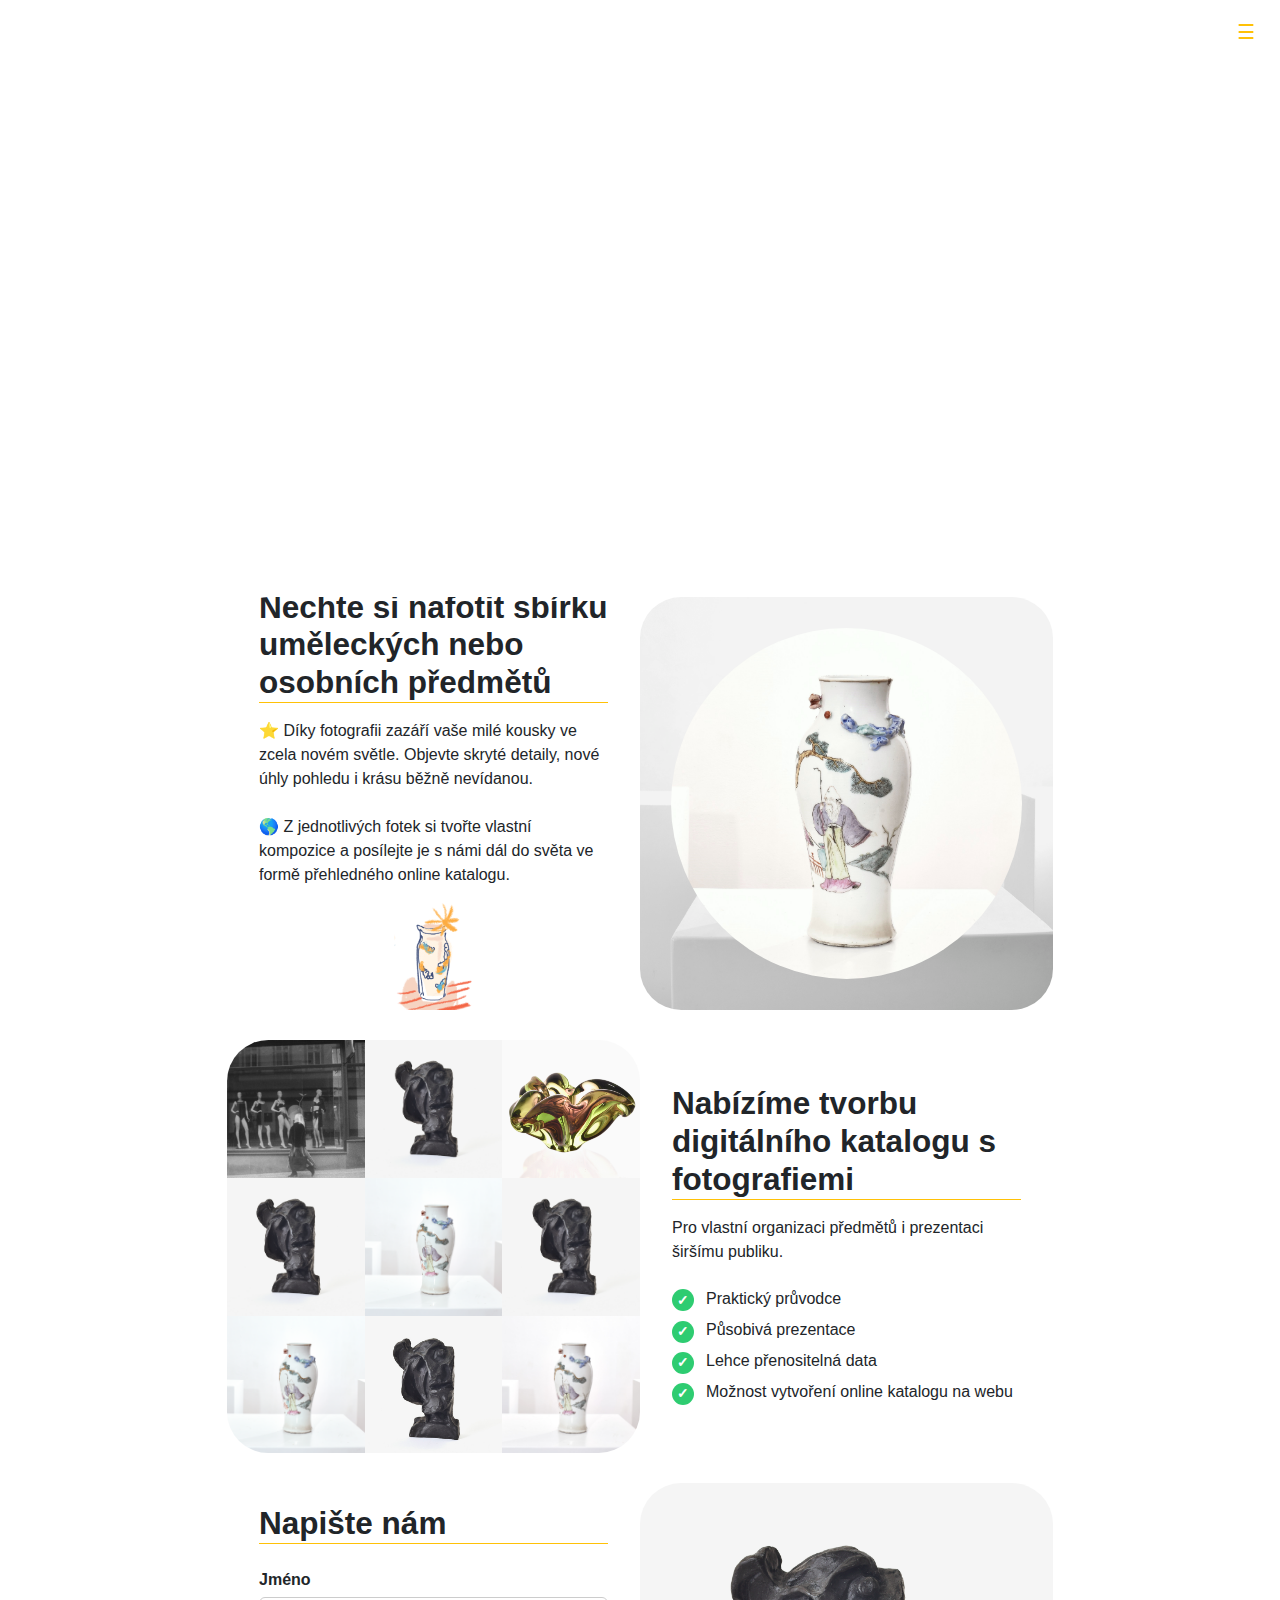
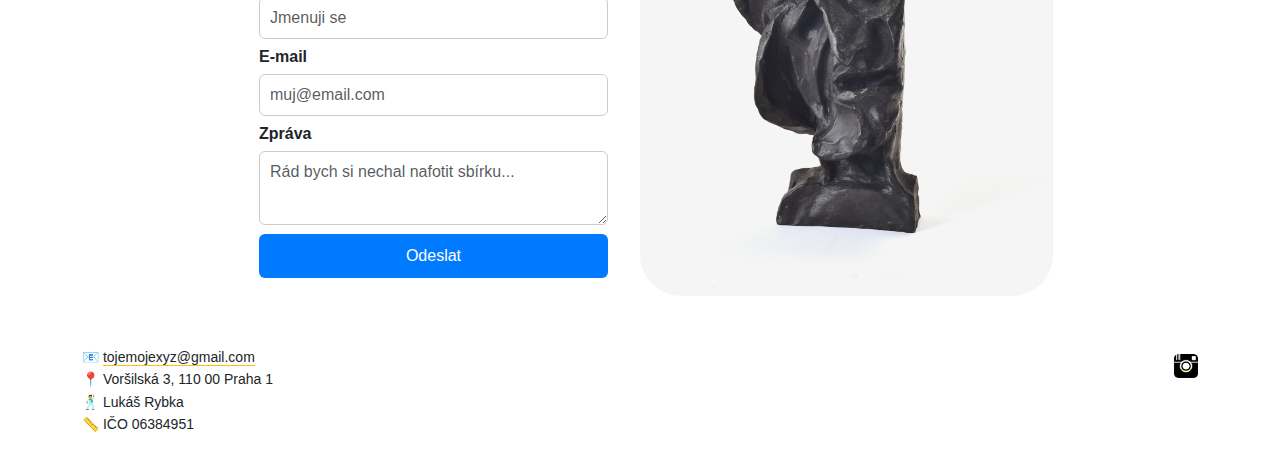
<file: index2.html>
<!DOCTYPE html> 
<html lang="cs"><head>
  <meta charset="UTF-8">
  <meta name="viewport" content="width=device-width, initial-scale=1.0">
  <title>To je moje, to mám rád</title>
  <link href="https://cdn.jsdelivr.net/npm/bootstrap@5.3.3/dist/css/bootstrap.min.css" rel="stylesheet">
  <link rel="stylesheet" href="style/style.css">
</head>
<body>

  <!-- HORIZONTÁLNÍ MENU -->
  <nav class="top-nav">
    <div class="nav-col left">tojemoje</div>
    <div class="nav-col center"></div>
    <div class="nav-col right">
      <span id="menu-toggle" class="menu-icon">☰</span>
    </div>
  </nav>

  <!-- POSTRANNÍ MENU -->
  <div id="side-menu" class="side-menu">
  <a href="#" data-text-index="0">Jak na to</a>
  <a href="#" data-text-index="1">Ceník</a>
  <a href="#" data-text-index="2">Podmínky</a>
  <a href="#" data-text-index="3">Kontakt</a>
</div>


  
  <!-- BANNER -->
<section class="banner d-flex align-items-center justify-content-center">
  <video class="banner-video" autoplay="" muted="" loop="" playsinline="" preload="metadata">
    <source src="style/Tojemoje_banner_video_Nova_sin.MP4" type="video/mp4">
    Váš prohlížeč nepodporuje video tag.
  </video>
</section>


  <div class="container main-content">

    <!-- 1. řádek – Kukátko vlevo, Text vpravo -->
    <div class="row align-items-stretch section-row first-row">
      <div class="col-12 col-custom-6 kukatko-section d-flex">
        <div class="layer layer-top">
          <img src="style/top1.jpg" alt="Vrchní obrázek">
        </div>
        <div class="layer layer-bottom" style="clip-path: circle(175.5px at 50% 50%);">
          <img src="style/bottom1.jpg" alt="Spodní obrázek">
        </div>
      </div>
      <div class="col-12 col-custom-6 text-section d-flex flex-column">
        <!-- NOVÉ DEKORACE -->
        
        <h2>Nechte si nafotit sbírku uměleckých nebo osobních předmětů</h2>
        <p>⭐ Díky fotografii zazáří vaše milé kousky ve zcela novém světle. Objevte skryté detaily, nové úhly pohledu i krásu běžně nevídanou. <br><br>  🌎 Z jednotlivých fotek si tvořte vlastní kompozice a posílejte je s námi dál do světa ve formě přehledného online katalogu.</p>
        <ul class="icon-list icon-bottom-right" aria-label="Dekorativní ikony">
          <li><img src="style/vaza_blesk.png" alt="Ilustrace vaza" id="icon_vaza_blesk" class="icon-deco list_middle_img"></li>
        </ul>

      </div>
    </div>

    <!-- 2. řádek – Text vlevo, Galerie vpravo -->
    <div class="row align-items-stretch section-row second-row">
      <div class="col-12 col-custom-6 text-section d-flex flex-column">
        <!-- NOVÉ DEKORACE -->
        
        <h2>Nabízíme tvorbu digitálního katalogu s fotografiemi</h2>
        <p>Pro vlastní organizaci předmětů i prezentaci širšímu publiku.</p>
        <ul class="feature-list">
          <li class="feature-item">
            Praktický průvodce
          </li>
          <li class="feature-item">
            Působivá prezentace
          </li>
          <li class="feature-item">
            Lehce přenositelná data
          </li>
          <li class="feature-item">
            Možnost vytvoření online katalogu na webu
          </li>
        </ul>

        <img src="style/zatisi.png" alt="Zatisi fotografie" id="icon_zatisi" class="icon-deco list_middle_img icon-bottom-right">
      </div>
      <div class="col-12 col-custom-6 foto-ukazka-vlozene">
        <div class="galerie-grid">
          <img src="style/gallery1.jpg" alt="Foto 1">
          <img src="style/gallery2.jpg" alt="Foto 2">
          <img src="style/gallery3.jpg" alt="Foto 3">
          <img src="style/gallery4.jpg" alt="Foto 4">
          <img src="style/gallery5.jpg" alt="Foto 5">
          <img src="style/gallery6.jpg" alt="Foto 6">
          <img src="style/gallery7.jpg" alt="Foto 7">
          <img src="style/gallery8.jpg" alt="Foto 8">
          <img src="style/gallery9.jpg" alt="Foto 9">
        </div>
      </div>
    </div>

    <!-- 3. řádek – Kukátko vlevo, Formulář vpravo -->
    <div class="row align-items-stretch section-row third-row">
      <div class="col-12 col-custom-6 kukatko-section d-flex">
        <div class="layer layer-top">
          <img src="style/top2.jpg" alt="Vrchní obrázek">
        </div>
        <div class="layer layer-bottom" style="clip-path: circle(0px at 50% 50%);">
          <img src="style/bottom2.jpg" alt="Spodní obrázek">
        </div>
      </div>
      <div class="col-12 col-custom-6 text-section d-flex flex-column">
        <h2 class="mb-4">Napište nám</h2>
        <form action="https://formspree.io/f/vas-kod" method="POST" class="order-form flex-grow-1 d-flex flex-column justify-content-center">
          <div class="mb-small">
            <label for="name" class="form-label">Jméno</label>
            <input type="text" class="form-control" id="name" name="name" required="" placeholder="Jmenuji se">
          </div>
          <div class="mb-small">
            <label for="email" class="form-label">E-mail</label>
            <input type="email" class="form-control" id="email" name="_replyto" required="" placeholder="muj@email.com">
          </div>
          <div class="mb-small flex-grow-1">
            <label for="message" class="form-label">Zpráva</label>
            <textarea class="form-control h-100" id="message" name="message" rows="1.5" required="" placeholder="Rád bych si nechal nafotit sbírku..."></textarea>
          </div>
          <div class="mt-auto">
            <button type="submit" class="btn btn-primary w-100">Odeslat</button>
          </div>
        </form>
      </div>
    </div>
  </div>

  <!-- POPUP LIGHTBOX TEXTY -->
  <div id="lightbox-text" class="lightbox">
    <div class="text-lightbox">
      <span class="close">×</span>

      <div class="text-slide active">
  <h2>Jak na to</h2>

  <p>
    Napište nám na 
    <a href="mailto:tojemojexyz@gmail.com">tojemojexyz@gmail.com</a> 
    přibližný <strong>počet a typ předmětů</strong> k nafocení
    a potom si snadno doladíme i místo a čas pro naši práci.
  </p>

  <img src="style/vaza_blesk.png" alt="Ilustrační obrázek – Váza">

  <!-- KOPIE KONTAKTNÍHO FORMULÁŘE -->
  
  <form action="https://formspree.io/f/vas-kod" method="POST" class="order-form">
    <div class="mb-small">
      <label class="form-label">Jméno</label>
      <input type="text" class="form-control" name="name" required="">
    </div>

    <div class="mb-small">
      <label class="form-label">E-mail</label>
      <input type="email" class="form-control" name="_replyto" required="">
    </div>

    <div class="mb-small">
      <label class="form-label">Zpráva</label>
      <textarea class="form-control" rows="2" name="message" required=""></textarea>
    </div>

    <button type="submit" class="btn btn-primary w-100 mt-3">
      Odeslat
    </button>
  </form>
</div>


        <div class="text-slide">
  <h2>Ceník</h2>
  <p>Cena je orientačně počítána <strong>od 250 Kč za fotografii</strong> a je odvislá od náročnosti příprav, průběhu focení a způsobu předání a postprodukce nafocených dat.</p>
  <img src="style/zatisi.png" alt="Ilustrační obrázek – Zátiší">
  <p>Výsledkem mohou být fotografie: 
    <br> 📦 na fyzickém nosiči, <br>
    <br> 📧 odeslané elektronicky prostřednictvím externího úložiště, <br>
    <br> 🛰️ přístupné ve formě online katalogu prostřednictvím uživatelského účtu na našich webových stránkách tojemoje.xyz, kde si můžete svou sbírku sami dále doplňovat a spravovat.</p>
  <div class="galerie-grid">
          <img src="style/gallery1.jpg" alt="Foto 1">
          <img src="style/gallery2.jpg" alt="Foto 2">
          <img src="style/gallery3.jpg" alt="Foto 3">
          <img src="style/gallery4.jpg" alt="Foto 4">
          <img src="style/gallery5.jpg" alt="Foto 5">
          <img src="style/gallery6.jpg" alt="Foto 6">
          <img src="style/gallery7.jpg" alt="Foto 7">
          <img src="style/gallery8.jpg" alt="Foto 8">
          <img src="style/gallery9.jpg" alt="Foto 9">
        </div>
  

  
</div>


      <div class="text-slide"><h2>Podmínky</h2><p>Zde budou podmínky…</p></div>
      
      <div class="text-slide">
        <h2>Kontakt</h2>
          <p>
          Pracujeme v terénu i u nás v ateliéru.
          Můžete se vypravit za námi na adresu
          <strong>Voršilská 3, Praha 1</strong>,
          nebo přijedeme my za vámi a přivezeme si potřebné foto vybavení.
          </p>

          <img src="style/fotak.png" alt="Ilustrační obrázek – Fotoaparát">

  <p>
    📧 <a href="mailto:tojemojexyz@gmail.com">tojemojexyz@gmail.com</a><br>
    📍 Voršilská 3, 110 00 Praha 1 <br> Lukáš Rybka <br> IČO 06384951
  </p>
</div>


      <a class="prev">❮</a>
      <a class="next">❯</a>
    </div>
  </div>

  <!-- POPUP LIGHTBOX OBRÁZKY -->
  <div id="lightbox-gallery" class="lightbox">
    <div class="gallery-lightbox">
      <span class="close">×</span>
      <img class="lightbox-content" id="lightbox-img" alt="">
      <a class="prev">❮</a>
      <a class="next">❯</a>
    </div>
  </div>

  <!-- FOOTER -->
  <footer class="footer">
    <div class="container">
      <div class="row">
        <div class="col-8 footer-left">
          <p>
          📧 <a href="mailto:tojemojexyz@gmail.com">tojemojexyz@gmail.com</a><br>
          📍 Voršilská 3, 110 00 Praha 1 <br> 🕺 Lukáš Rybka <br> 📏 IČO 06384951
         </p>
        </div>
        <div class="col-4 footer-right">
          <a href="https://instagram.com" target="_blank">
            <img src="style/insta_logo.png" alt="Instagram" class="insta-icon">
          </a>
        </div>
      </div>
    </div>
  </footer>

  <script src="style/script.js"></script>


</body></html>
</file>
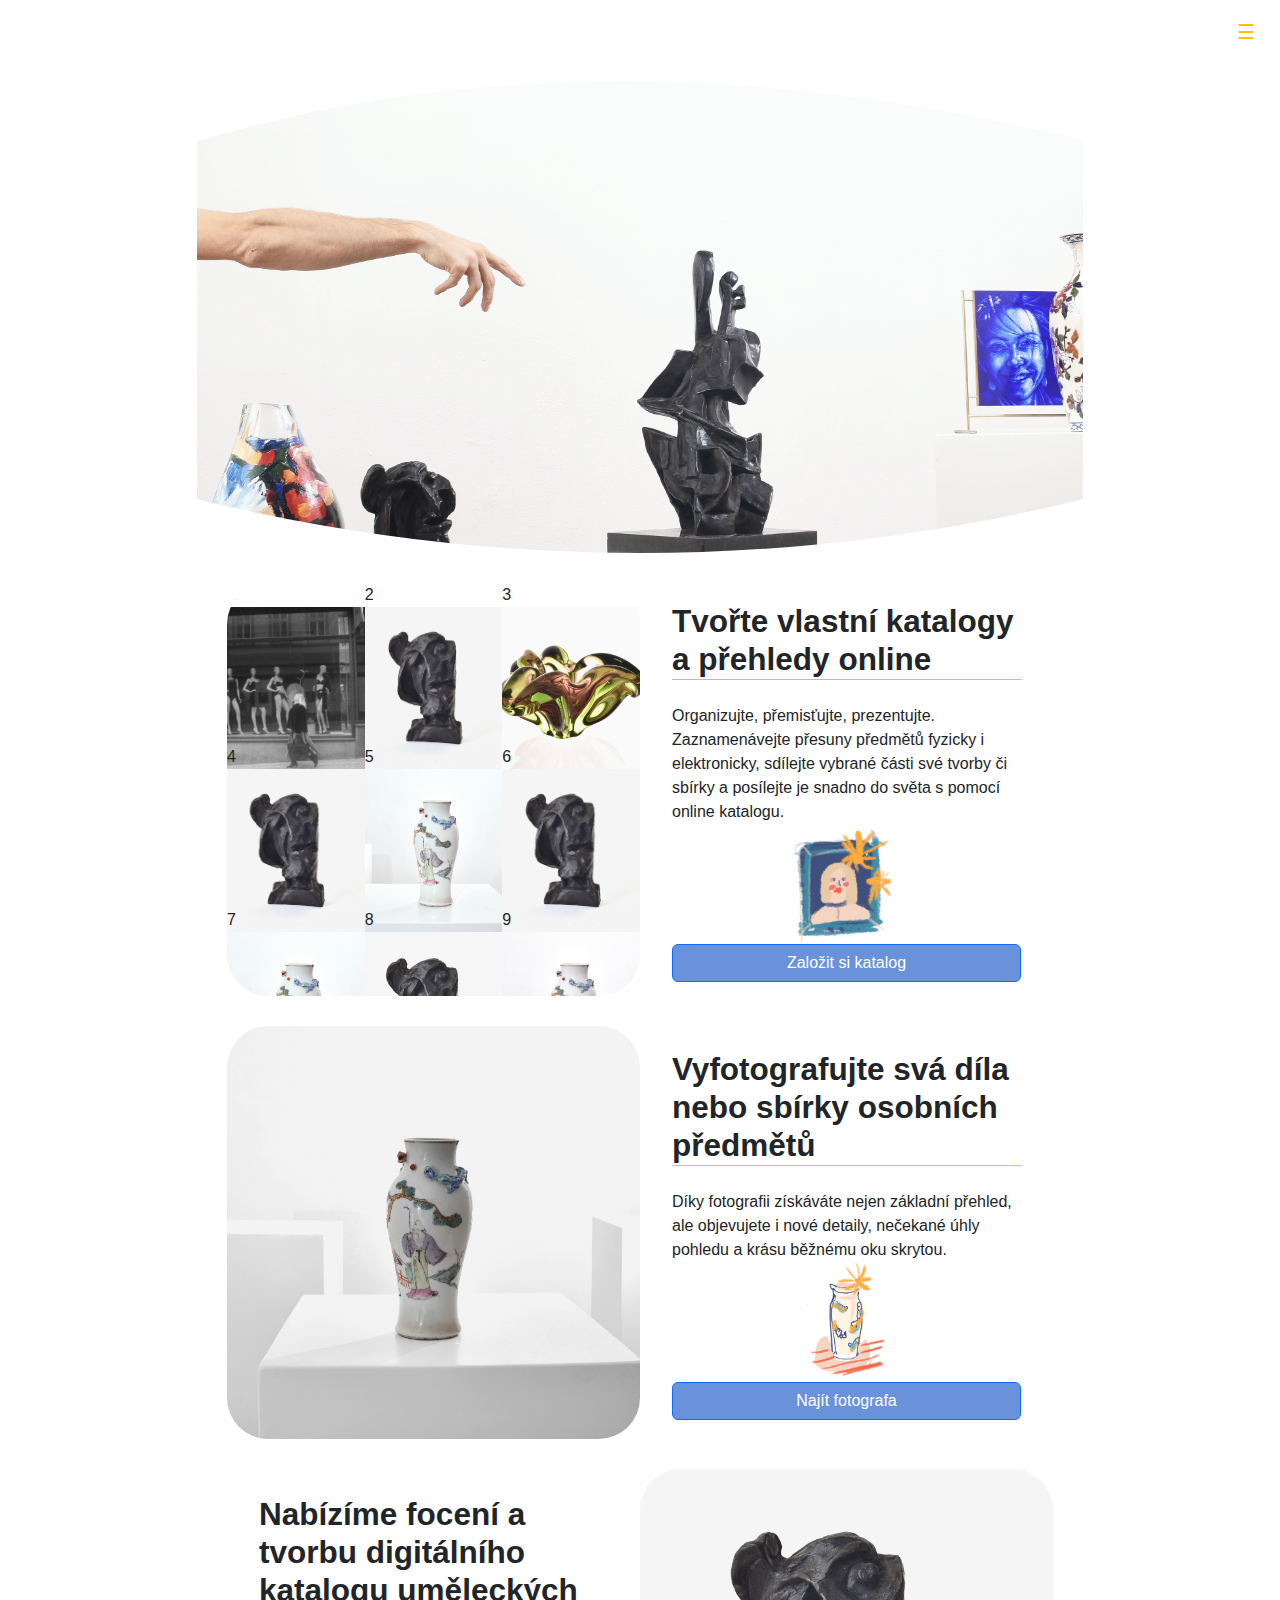
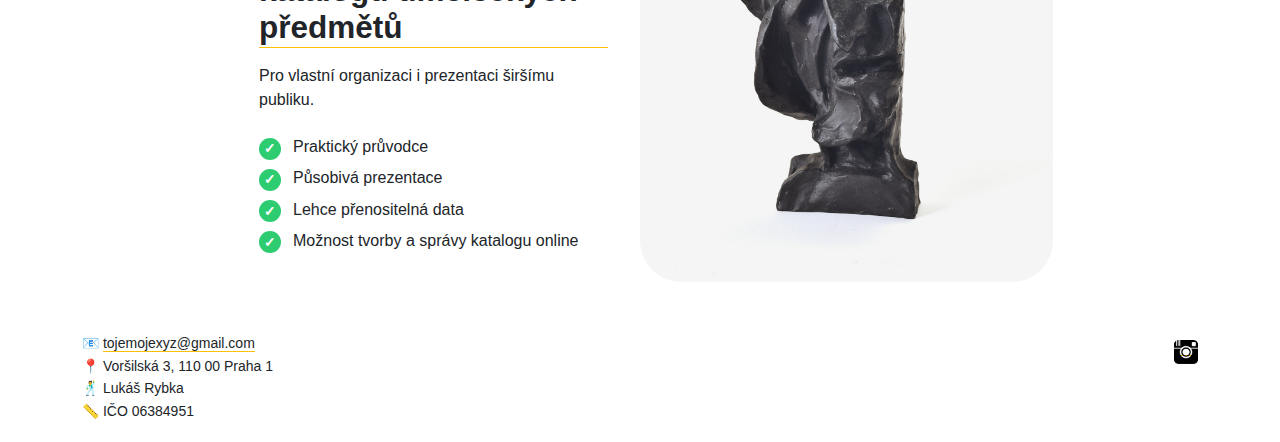
<file: index3.html>
<!DOCTYPE html>
<html lang="cs"><head>
  <meta charset="UTF-8">
  <meta name="viewport" content="width=device-width, initial-scale=1.0">
  <title>To je moje, to mám rád</title>
  <link href="https://cdn.jsdelivr.net/npm/bootstrap@5.3.3/dist/css/bootstrap.min.css" rel="stylesheet">
  <link rel="stylesheet" href="style/style.css">
</head>
<body>

  <!-- HORIZONTÁLNÍ MENU -->
  <nav class="top-nav">
    <div class="nav-col left">tojemoje</div>
    <div class="nav-col center"></div>
    <div class="nav-col right">
      <span id="menu-toggle" class="menu-icon">☰</span>
    </div>
  </nav>

  <!-- POSTRANNÍ MENU -->
  <div id="side-menu" class="side-menu">
  <a href="#" data-text-index="0">Jak na to</a>
  <a href="#" data-text-index="1">Ceník</a>
  <a href="#" data-text-index="2">Podmínky</a>
  <a href="#" data-text-index="3">Kontakt</a>
</div>


  
 


  <div class="container main-content">

    <section class="banner d-flex align-items-center justify-content-center">
      <img src="style/banner_velky1.jpg" alt="Banner" class="img-fluid banner-img">
    </section>

    <!-- 1. řádek – Kukátko vlevo, Text vpravo -->
    <div class="row align-items-stretch section-row first-row">
      <div class="col-12 col-custom-6 text-section d-flex flex-column">
        <!-- NOVÉ DEKORACE -->
        <h2 class="mb-4">Tvořte vlastní katalogy a přehledy online</h2>

        <p style="margin: 0px;">Organizujte, přemisťujte, prezentujte. Zaznamenávejte přesuny předmětů fyzicky i elektronicky, sdílejte vybrané části své tvorby či sbírky a posílejte je snadno do světa s pomocí online katalogu.</p>
        <img src="style/portretek.png" alt="Zatisi fotografie" class="icon-deco icon-bottom-right">
        <button type="submit" class="btn btn-primary w-100">Založit si katalog</button>
            
      </div>

      <div class="col-12 col-custom-6 foto-ukazka-vlozene">
        <div class="galerie-grid drag-grid">
            <div class="grid-item" draggable="true">
                <span class="grid-index">1</span>
                <img src="style/gallery1.jpg" alt="Foto 1" draggable="false">
            </div>

            <div class="grid-item" draggable="true">
                <span class="grid-index">2</span>
                <img src="style/gallery2.jpg" alt="Foto 2" draggable="false">
            </div>

            <div class="grid-item" draggable="true">
                <span class="grid-index">3</span>
                <img src="style/gallery3.jpg" alt="Foto 3" draggable="false">
            </div>

            <div class="grid-item" draggable="true">
                <span class="grid-index">4</span>
                <img src="style/gallery4.jpg" alt="Foto 4" draggable="false">
            </div>

            <div class="grid-item" draggable="true">
                <span class="grid-index">5</span>
                <img src="style/gallery5.jpg" alt="Foto 5" draggable="false">
            </div>

            <div class="grid-item" draggable="true">
                <span class="grid-index">6</span>
                <img src="style/gallery6.jpg" alt="Foto 6" draggable="false">
            </div>

            <div class="grid-item" draggable="true">
                <span class="grid-index">7</span>
                <img src="style/gallery7.jpg" alt="Foto 7" draggable="false">
            </div>

            <div class="grid-item" draggable="true">
                <span class="grid-index">8</span>
                <img src="style/gallery8.jpg" alt="Foto 8" draggable="false">
            </div>

            <div class="grid-item" draggable="true">
                <span class="grid-index">9</span>
                <img src="style/gallery9.jpg" alt="Foto 9" draggable="false">
            </div>
        </div>
      </div>
    </div>
        
    <!-- 2. řádek – Text vlevo, Galerie vpravo -->
    <div class="row align-items-stretch section-row second-row">
      <div class="col-12 col-custom-6 text-section d-flex flex-column">
        <!-- NOVÉ DEKORACE -->
         <h2 class="mb-4">Vyfotografujte svá díla nebo sbírky osobních předmětů</h2>

        <p style="margin: 0px;">Díky fotografii získáváte nejen základní přehled, ale objevujete i nové detaily, nečekané úhly pohledu a krásu běžnému oku skrytou.</p>
        <img src="style/vaza_blesk.png" alt="Vazicka s bleskem" class="icon-deco icon-bottom-right">
        <button type="submit" class="btn btn-primary w-100">Najít fotografa</button>      
        
      </div>
      <div class="col-12 col-custom-6 kukatko-section d-flex">
        <div class="layer layer-top">
          <img src="style/top1.jpg" alt="Vrchní obrázek">
        </div>
        <div class="layer layer-bottom">
          <img src="style/bottom1.jpg" alt="Spodní obrázek">
        </div>
      </div>
    </div>

    <!-- 3. řádek – Kukátko vlevo, Formulář vpravo -->
    <div class="row align-items-stretch section-row third-row">
      <div class="col-12 col-custom-6 text-section d-flex flex-column">
        <h2>Nabízíme focení a tvorbu digitálního katalogu uměleckých předmětů</h2>
        <p>Pro vlastní organizaci i prezentaci širšímu publiku.</p>
        <ul class="feature-list">
          <li class="feature-item">
            Praktický průvodce
          </li>
          <li class="feature-item">
            Působivá prezentace
          </li>
          <li class="feature-item">
            Lehce přenositelná data
          </li>
          <li class="feature-item"> 
            Možnost tvorby a správy katalogu online
          </li>
        </ul>

        <img src="style/zatisi.png" alt="Zatisi fotografie" id="icon_zatisi" class="icon-deco list_middle_img icon-bottom-right">
              
      </div>

      <div class="col-12 col-custom-6 kukatko-section d-flex">
        <div class="layer layer-top">
          <img src="style/top2.jpg" alt="Vrchní obrázek">
        </div>
        <div class="layer layer-bottom">
          <img src="style/bottom2.jpg" alt="Spodní obrázek">
        </div>
      </div>
    </div>
  </div>

  <!-- POPUP LIGHTBOX TEXTY -->
  <div id="lightbox-text" class="lightbox">
    <div class="text-lightbox">
      <span class="close">×</span>

      <div class="text-slide active">
  <h2>Jak na to</h2>

  <p>
    Napište nám na 
    <a href="mailto:tojemojexyz@gmail.com">tojemojexyz@gmail.com</a> 
    přibližný <strong>počet a typ předmětů</strong> k nafocení
    a potom si snadno doladíme i místo a čas pro naši práci.
  </p>

  <img src="style/vaza_blesk.png" alt="Ilustrační obrázek – Váza">

  <!-- KOPIE KONTAKTNÍHO FORMULÁŘE -->
  
  <form action="https://formspree.io/f/vas-kod" method="POST" class="order-form">
    <div class="mb-small">
      <label class="form-label">Jméno</label>
      <input type="text" class="form-control" name="name" required>
    </div>

    <div class="mb-small">
      <label class="form-label">E-mail</label>
      <input type="email" class="form-control" name="_replyto" required>
    </div>

    <div class="mb-small">
      <label class="form-label">Zpráva</label>
      <textarea class="form-control" rows="2" name="message" required></textarea>
    </div>

    <button type="submit" class="btn btn-primary w-100 mt-3">
      Odeslat
    </button>
  </form>
</div>


        <div class="text-slide">
  <h2>Ceník</h2>
  <p>Cena je orientačně počítána <strong>od 250 Kč za fotografii</strong> a je odvislá od náročnosti příprav, průběhu focení a způsobu předání a postprodukce nafocených dat.</p>
  <img src="style/zatisi.png" alt="Ilustrační obrázek – Zátiší">
  <p>Výsledkem mohou být fotografie: 
    <br> 📦 na fyzickém nosiči, <br>
    <br> 📧 odeslané elektronicky prostřednictvím externího úložiště, <br>
    <br> &#128752;&#65039; přístupné ve formě online katalogu prostřednictvím uživatelského účtu na našich webových stránkách tojemoje.xyz, kde si můžete svou sbírku sami dále doplňovat a spravovat.</p>
  <div class="galerie-grid">
          <img src="style/gallery1.jpg" alt="Foto 1">
          <img src="style/gallery2.jpg" alt="Foto 2">
          <img src="style/gallery3.jpg" alt="Foto 3">
          <img src="style/gallery4.jpg" alt="Foto 4">
          <img src="style/gallery5.jpg" alt="Foto 5">
          <img src="style/gallery6.jpg" alt="Foto 6">
          <img src="style/gallery7.jpg" alt="Foto 7">
          <img src="style/gallery8.jpg" alt="Foto 8">
          <img src="style/gallery9.jpg" alt="Foto 9">
        </div>
  

  
</div>


      <div class="text-slide"><h2>Podmínky</h2><p>Zde budou podmínky…</p></div>
      
      <div class="text-slide">
        <h2>Kontakt</h2>
          <p>
          Pracujeme v terénu i u nás v ateliéru.
          Můžete se vypravit za námi na adresu
          <strong>Voršilská 3, Praha 1</strong>,
          nebo přijedeme my za vámi a přivezeme si potřebné foto vybavení.
          </p>

          <img src="style/fotak.png" alt="Ilustrační obrázek – Fotoaparát">

  <p>
    📧 <a href="mailto:tojemojexyz@gmail.com">tojemojexyz@gmail.com</a><br>
    📍 Voršilská 3, 110 00 Praha 1 <br> Lukáš Rybka <br> IČO 06384951
  </p>
</div>


      <a class="prev">❮</a>
      <a class="next">❯</a>
    </div>
  </div>

  <!-- POPUP LIGHTBOX OBRÁZKY -->
  <div id="lightbox-gallery" class="lightbox">
    <div class="gallery-lightbox">
      <span class="close">×</span>
      <img class="lightbox-content" id="lightbox-img" alt="">
      <a class="prev">❮</a>
      <a class="next">❯</a>
    </div>
  </div>

  <!-- FOOTER -->
  <footer class="footer">
    <div class="container">
      <div class="row">
        <div class="col-8 footer-left">
          <p>
          📧 <a href="mailto:tojemojexyz@gmail.com">tojemojexyz@gmail.com</a><br>
          📍 Voršilská 3, 110 00 Praha 1 <br> &#128378; Lukáš Rybka <br> &#128207; IČO 06384951
         </p>
        </div>
        <div class="col-4 footer-right">
          <a href="https://instagram.com" target="_blank">
            <img src="style/insta_logo.png" alt="Instagram" class="insta-icon">
          </a>
        </div>
      </div>
    </div>
  </footer>

  <script src="style/script.js"></script>


</body></html>
</file>
<file: style/style.css>
body {
  background-color: white;
  margin: 0;
  overflow-x: hidden;
  padding-top: 15px;
  font-family: "DM Sans", sans-serif;
  /*background-image: linear-gradient(to right, white 0%, white 50%, #fcf9fc 61%, #fcfafc 100%);*/
}

/* === HORIZONTÁLNÍ MENU === */
.top-nav {
  top: 0;
  left: 0;
  width: 100%;
  height: 63px;
  position:fixed;
  display: flex;
  background: transparent;
  color: #fff;
  font-size: 14px;
  z-index: 10000;
  background-color: white;
}
.top-nav .nav-col {
  flex: 1;
  display: flex;
  align-items: center;
  justify-content: center;
}
.top-nav .left { justify-content: flex-start; padding-left: 10px; }
.top-nav .right { justify-content: flex-end; padding-right: 10px; }
.menu-icon { cursor: pointer; font-size: 20px; color: #ffc107; margin-right: 15px;}

/* === SIDE MENU === */
.side-menu {
  position: fixed;
  top: 49px;
  right: -200px;
  width: 200px;
  height: 100%;
  background: #ffc107;
  display: flex;
  flex-direction: column;
  padding-top: 20px;
  transition: right 0.3s ease;
  z-index: 9999;
}
.side-menu a {
  color: #fff;
  padding: 12px 20px;
  text-decoration: none;
}
.side-menu a:hover { background: #444; }
.side-menu.active { right: 0; }

/* === BANNER === */
.banner{
  position: relative;
  overflow: hidden;
  max-width: 910px;
  margin: 40px auto 20px auto;
  border-radius: 0%;
  aspect-ratio: 16 / 9;
}

/* video jako pozadí */
.banner-video{
  width: 100%;
  height: 100%;
  object-fit: cover;
  display: block;
}

/* textová vrstva */
.banner-overlay{
  position: absolute;
  inset: 0;
  display: flex;
  align-items: center;
  justify-content: center;
  padding: 2rem;
  z-index: 2;
  pointer-events: none; /* neblokuje interakce */
}

/* samotný nadpis */
.banner-overlay h1{
  color: #fff;
  text-align: center;
  font-weight: 700;
  line-height: 1.2;
  max-width: 80%;
  text-shadow: 0 2px 12px rgba(0,0,0,0.45);
  font-size: clamp(1.4rem, 3.5vw, 2.6rem);
}

.nav-col h1 {
    margin: 0;
    font-size: 1.8rem;
    font-weight: bold;
    border-bottom: 3px solid #ffc107;
    color: #212529;
}

/* === HLAVNÍ KONTEJNER === */
.main-content {
  max-width: 910px;
  margin: 0 auto;
  padding: 0 12px;
}

/* === SEKCE === */
.section-row {
  margin: 30px;
  display: flex;
  flex-wrap: wrap;
  align-items: stretch;
}
.section-row > div {
  border-radius: 10%;
  overflow: hidden;
}

/* === TEXTOVÉ SEKCE === */
.text-section {
  position: relative;
  display: flex;
  flex-direction: column;
  justify-content: center;
  padding: 2rem;
  background: #fff;
  box-sizing: border-box;
  aspect-ratio: 1 / 1; /* nad breakpointem chceme čtverec */
  height: auto;
}
.text-section h2 {
  margin: 0 0 1rem;
  padding-top: 5px;
  font-weight: bold;
  font-size: calc(1.25rem + .9vw);
  color: #212529;
  border-bottom: 1px solid #ffc107;
}
.text-section p { font-weight: normal; }

.emotikon_uprostred_p {
    font-size: 1rem;
    text-align: center;
    margin: 0;
}

.w-100 {
    width: 100% !important;
    margin: auto;
}

/* === SEZNAM S CHECKY (nově) === */
.feature-list {
  list-style: none;
  padding: 0;
  margin: 0.5rem 0 0;
}
.feature-item {
  position: relative;
  padding-left: 34px; /* odsazení pro ikonu */
  margin: 0 0 0.6rem;
  line-height: 1.35;
}
.feature-item::before {
  content: "✓";
  position: absolute;
  left: 0;
  top: 0.1rem;
  width: 22px;
  height: 22px;
  border-radius: 50%;
  background: #2ecc71; /* zelený circle */
  color: #fff;
  font-size: 14px;
  font-weight: 700;
  display: flex;
  align-items: center;
  justify-content: center;
}

/* === DEKORACE (ponechány jen spodní) === */
.icon-deco {
  
  height: 120px;
  width: auto;
  z-index: 3;
  opacity: 0.75;
}
.icon-bottom-right {
  margin: 0px auto;
  
}

/* === IKONOVÝ LIST (3 ikony vedle sebe) === */
.icon-list {
  list-style: none;
  margin: 0;
  padding: 0;
  display: flex;
  gap: 10px;
  align-items: center;
  justify-content: flex-end;
  flex-wrap: wrap;            /* když není místo, zalomí se */
}

.icon-list li { margin: 0; padding: 0; }

/* pokud chceš držet stejnou logiku "bottom-right" jako dřív */
.text-section { position: relative; } /* už máš, jen připomínám */

.icon-list.icon-bottom-right {
  margin: 0 auto;
}

/* velikost ikon v listu */
.icon-list .icon-deco {
  height: 75px;               /* odpovídá tvé současné velikosti */
  width: auto;
  opacity: 0.75;
  display: block;
}


/* === FORMULÁŘ === */
.order-form { width: 100%; }
.order-form .form-label { font-weight: bold; margin-bottom: 5px; }
.order-form .form-control {
  margin-bottom: 3px;
  border-radius: 6px;
  border: 1px solid #ccc;
  padding: 8px 10px;
}
.order-form button {
  background: #007bff;
  border: none;
  border-radius: 6px;
  padding: 10px 20px;
  color: #fff;
  cursor: pointer;
  margin-top: 35px;
}
.order-form button:hover { background: #0056b3; }
.mb-small { margin-bottom: 3px !important; }

/* === KUKÁTKO === */
.kukatko-section {
  position: relative;
  overflow: hidden;
  aspect-ratio: 1/1; /* vždy čtverec */
  height: auto;
}
.layer { position: absolute; top: 0; left: 0; width: 100%; height: 100%; }
.layer img { width: 100%; height: 100%; object-fit: cover; }
.layer-top { z-index: 1; }
.layer-bottom {
  z-index: 2;
  transition: clip-path 0.3s ease-out;
  clip-path: circle(0 at 50% 50%);
}

/* === GALERIE 3×3 === */
.foto-ukazka-vlozene {
  position: relative;
  overflow: hidden;
  aspect-ratio: 1/1; /* vždy čtverec */
  height: auto;
  padding: 0 !important;
}
.galerie-grid {
  display: grid;
  grid-template-columns: repeat(3, 1fr);
  grid-template-rows: repeat(3, 1fr);
  gap: 0;
  width: 100%;
  height: 100%;
}
.galerie-grid img {
  width: 100%;
  height: 100%;
  object-fit: cover;
  display: block;
  cursor: pointer;
  }

.btn-primary {
  --bs-btn-bg: #6992da;
  }



/* === LIGHTBOX OBECNÝ === */
.lightbox {
  display: none;
  position: fixed;
  z-index: 10000;
  left: 0; top: 0;
  width: 100%; height: 100%;
  background-color: #e9ecefed;
  justify-content:  center;
  align-items: center;
  text-align: center;
}

/* === TEXTOVÝ LIGHTBOX === */
.text-lightbox {
  background: #fff;
  max-width: 460px;
  max-height: 80vh;
  overflow-y: auto;
  padding: 55px;
  border-radius: 3%;
  position: relative;
  text-align: left;
  margin-right: 15px;
  margin-left: 15px;
}
.text-slide { display: none; }
.text-slide.active { display: block; }
.text-slide h2 {
  margin-bottom: 1rem;
  font-weight: bold;
}
.text-slide p { margin: 0 0 1rem; }
.text-slide img {
  width: 70%;
  margin: 10px auto;
  display: block;
  border-radius: 3%;
}

.list_middle_img {
        min-height: 120px;
    }


/* === KALKULAČKA V CENÍKU === */
.calculator {
  margin-top: 1.5rem;
  padding: 1rem;
  background: #f8f9fa;
  border-radius: 10px;
  border: 1px solid #ddd;
}
.calc-section { margin-bottom: 1.2rem; }
.calc-section h4 {
  font-size: 1rem;
  margin-bottom: 0.6rem;
}
.calc-options {
  display: flex;
  justify-content: space-between;
  gap: 10px;
  flex-wrap: nowrap; /* default: vedle sebe */
}
.calc-btn {
  flex: 1 1 50%;
  text-align: center;
  background: #fff;
  border: 1px solid #ccc;
  border-radius: 8px;
  padding: 10px 12px;
  cursor: pointer;
  font-size: 0.95rem;
  transition: all 0.2s ease;
  white-space: nowrap;
}
.calc-btn:hover { background: #eee; }
.calc-btn.active {
  background: #007bff;
  color: #fff;
  border-color: #007bff;
}
.calc-result {
  text-align: center;
  margin-top: 1.5rem;
}
.calc-result p {
  font-size: 1.2rem;
  font-weight: bold;
  margin: 0.3rem 0 0;
}

/* === GALERIE LIGHTBOX === */
.gallery-lightbox {
  position: relative;
  max-width: 90vw;
  max-height: 80vh;
}
.gallery-lightbox img {
  max-width: 100%;
  max-height: 80vh;
  border-radius: 3%;
}

/* === ANIMOVANÝ TEXT === */

.animovany-text {
  /* 1. Nastavení přechodu */
  background: linear-gradient(to right, #c477f7, #e62bff, #23b5f9, #fd912b);
  background-size: 200% auto; /* Zvětšení pozadí pro plynulý posun */
  
  /* 2. Oříznutí pozadí na text */
  -webkit-background-clip: text;
  background-clip: text;
  
  /* 3. Zprůhlednění původní barvy textu */
  -webkit-text-fill-color: transparent;
  color: transparent;
  
  /* 4. Animace */
  animation: menicibarevnytext 3s linear infinite;
}

/* === TOP NAV: schování při scrollu na mobilech === */
.top-nav{
  transition: transform 220ms ease, opacity 220ms ease;
  will-change: transform;
}

.top-nav.nav-hidden{
  transform: translateY(-110%);
  opacity: 0;
}

/* Definice animace */
@keyframes menicibarevnytext {
  0% { background-position: 0% 50%; }
  100% { background-position: 200% 50%; }
}

/* === OVLÁDACÍ PRVKY LIGHTBOXŮ === */
.lightbox .close,
.lightbox .prev,
.lightbox .next {
  position: absolute;
  color: #ccc;
  font-size: 28px;
  cursor: pointer;
  user-select: none;
}
.lightbox .close { top: 10px; right: 10px; }
.lightbox .prev,
.lightbox .next {
  top: 50%;
  transform: translateY(-50%);
}
.lightbox .prev { left: 10px; }
.lightbox .next { right: 10px; }

/* === FOOTER === */
.footer {
   /* background-image: linear-gradient(to right, #fcf9fc 0%, #fcfafc 50%, white 69% 50%, white 100%); */
    color: #fff;
    padding: 20px 0;
    font-size: 14px;
    margin-top: 20px;
    background-color: white;
}
.footer p { margin: 0; line-height: 1.6; color: #212529;}
.footer a { color: #212529;
    text-decoration: none;
    border-bottom: 1px solid #ffc107; }
.footer a:hover { text-decoration: none; }
.footer .insta-icon {
  width: 24px;
  height: 24px;
  margin-top: 8px;
  border-radius: 3%;
}
.footer-left { text-align: left; }
.footer-right { text-align: right; }

/* ================================
   BREAKPOINT: 785 PX (nově)
   ================================ */

/* === GRID OD 785 PX === */
@media (min-width: 785px) {
  .col-custom-6 { flex: 0 0 50%; max-width: 50%; }
  .section-row { flex-direction: row; }

  .first-row .text-section        { order: 1; }
  .first-row .kukatko-section { order: 2; }

  .second-row .kukatko-section { order: 1; }
  .second-row .text-section    { order: 2; }

  .third-row .text-section { order: 1; }
  .third-row .kukatko-section { order: 2; }

  #icon_zatisi {
        display: none;
    }
}


/* === INTERVAL 992–785 === */
@media (max-width: 991px) and (min-width: 785px) {
  .text-section, .kukatko-section, .foto-ukazka-vlozene {
    min-height: 360px;
    max-height: 480px;
    height: auto;
  }
}

@media (max-width: 935px) and (min-width: 825px) {
  .list_middle_img {
        min-height: 90px;
    }
}

@media (max-width: 824px) and (min-width: 807px) {
  .list_middle_img {
        min-height: 65px;
    }
}

@media (max-width: 806px) and (min-width: 786px) {
  #icon_vaza_blesk {
        display: none;
    }
}

/* === POD 785 PX: textové sekce AUTO výška (wrap podle obsahu),
   ale kukátka + 3×3 galerie zůstávají čtverce === */
@media (max-width: 784px) {
  .section-row {
    flex-direction: column;
    height: auto;
  }

  /* TEXT/FORM: zrušíme čtvercové fixování */
  .text-section {
    aspect-ratio: auto;
    height: auto;
    min-height: unset;
    padding: 3% 7%;
    
  }

  .main-content {
      padding: 0 7%;
}


  /* ČTVERCE ponecháme */
  .kukatko-section,
  .foto-ukazka-vlozene {
    width: 100%;
    aspect-ratio: 1/1;
    height: auto;
    min-height: 260px; /* bezpečnostní minimum */
  }

  /* pořadí ve sloupci (ponecháváme vaše existující) */
  .first-row .text-section { order: 1; }
  .first-row .foto-ukazka-vlozene { order: 2; }
  .second-row .text-section { order: 3; }
  .second-row .kukatko-section { order: 4; }
  .third-row .text-section { order: 5; }
  .third-row .kukatko-section { order: 6; }

  /* kdyby v ceníku začaly buttony přetékat, dovolíme wrap */
  .calc-options {
    flex-wrap: wrap;
  }
  .calc-btn {
    white-space: normal;
  }

  
}

/* === BANNER SLIDESHOW === */

/* === BANNER: maska ve tvaru "oka" (oblý top/bottom, rovné boky) === */
.banner{
  position: relative;
  overflow: hidden;

  /* WebKit (Safari iOS) */
  -webkit-mask-image: url('data:image/svg+xml;utf8,<svg xmlns="http://www.w3.org/2000/svg" viewBox="0 0 100 60" preserveAspectRatio="none"><path fill="white" d="M0 20 Q50 0 100 20 L100 40 Q50 60 0 40 Z"/></svg>');
  -webkit-mask-size: 100% 100%;
  -webkit-mask-repeat: no-repeat;
  -webkit-mask-position: center;

  /* Standard */
  mask-image: url('data:image/svg+xml;utf8,<svg xmlns="http://www.w3.org/2000/svg" viewBox="15 1 70 50" preserveAspectRatio="none"><path fill="white" d="M-5 20 Q40 -10 100 15 L100 40 Q50 62 0 40 Z"/></svg>');
  mask-size: 100% 100%;
  mask-repeat: no-repeat;
  mask-position: center;
}

/* doty nad maskou */
.banner-dots{ z-index: 10; }

#banner-slider {
  position: relative;
}

.banner-slides {
  position: relative;
  width: 100%;
  height: 100%;
}

/* všechny slidy přes sebe */
.banner-slide {
  position: absolute;
  inset: 0;
  width: 100%;
  height: 100%;
  object-fit: cover;

  opacity: 0;
  transition: opacity 600ms ease;
}

/* aktivní slide */
.banner-slide.is-active {
  opacity: 1;
  position: relative; /* aby se banner "nepropadl" */
}

/* =========================
   BANNER DOTS – sjednocení vzhledu (fix „jiný levý dot“)
   ========================= */

.banner {
  position: relative; /* aby se dots mohly absolutně kotvit */
}

.banner-dots{
  position: absolute;
  left: 50%;
  bottom: 12px;
  transform: translateX(-50%);
  display: flex;
  gap: 40px;
  z-index: 5;
  align-items: center;
  justify-content: center;
}

/* Reset + jednotný vzhled všech dotů */
.banner-dot{
  appearance: none;
  -webkit-appearance: none;
  border: 0;
  outline: 0;
  padding: 0;
  margin: 0;

  width: 15px;
  height: 15px;
  border-radius: 999px;

  background: rgba(140,140,140,0.45); /* neaktivní šedá */
  opacity: 0.8;
  cursor: pointer;

  /* zmenšení neaktivních */
  transform: scale(0.75);

  /* žádné „tlačítkové“ efekty prohlížeče */
  box-shadow: none;
}

/* Aktivní dot – jediný rozdíl */
.banner-dot.is-active{
  background: #ffc107;
  opacity: 1;
  transform: scale(1);
}

/* Fokus (klávesnice) – ať to nevypadá divně a není jen na prvním */
.banner-dot:focus-visible{
  outline: 2px solid rgba(255,193,7,0.65);
  outline-offset: 3px;
}


/* hover na desktopu */
@media (hover: hover) and (pointer: fine) {
  .drag-grid .grid-item:hover::after {
    opacity: 1;
    transform: scale(1);
    animation: bwRing 1.2s linear infinite;
  }
}

@keyframes bwRing {
  0%   { background-position: 0% 50%; }
  100% { background-position: 200% 50%; }
}

/* volitelně: lehké "nadskočení" při hoveru (jen desktop) */
@media (hover: hover) and (pointer: fine) {
  .drag-grid .grid-item:hover {
    transform: translateY(-2px);
    transition: transform 160ms ease;
  }
}

/* === FALLBACK === */
@supports not (aspect-ratio: 1/1) {
  .text-section, .kukatko-section, .foto-ukazka-vlozene { height: 420px; }
}

@supports not (aspect-ratio: 16 / 9) {
  .banner { height: 320px; }
}
</file>
